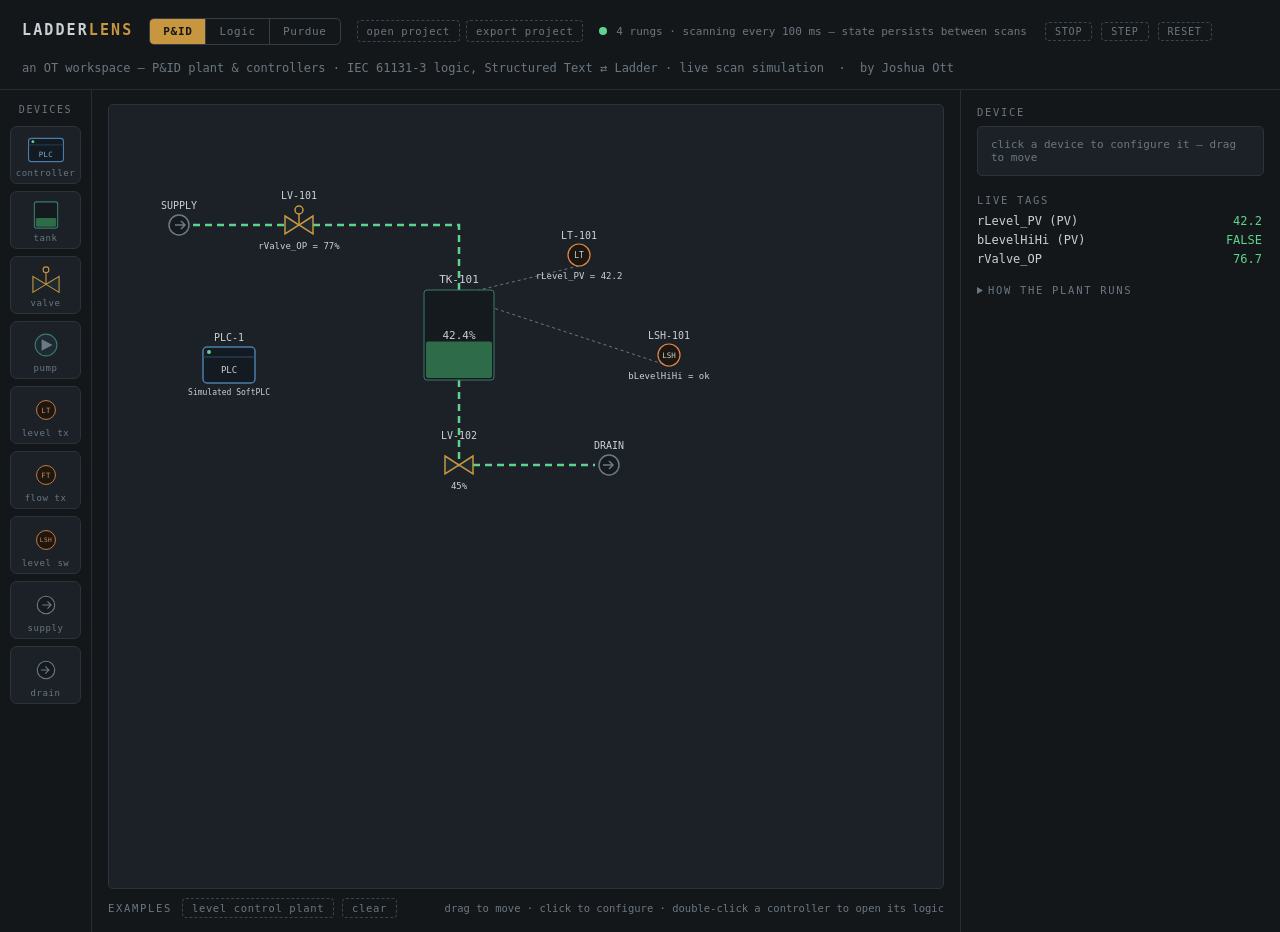
<file: index.html>
<!DOCTYPE html>
<!--
  LadderLens — Structured Text <-> Ladder Diagram tool
  Required Notice: Copyright (c) 2026 Joshua Ott — LadderLens (https://ladderlens.com)
  Licensed under the PolyForm Noncommercial License 1.0.0 — see LICENSE.
  Commercial use requires a separate license: https://github.com/ottjoshua
-->

<html lang="en">
<head>
<meta charset="utf-8">
<meta name="viewport" content="width=device-width,initial-scale=1">
<meta name="description" content="An OT workspace in the browser: draw a P&ID, put controllers on it, write their IEC 61131-3 logic as Structured Text or Ladder Diagram running on a real scan cycle against a live plant, and see the same devices in their Purdue network levels. No install, no dependencies.">
<link rel="icon" href="data:image/svg+xml,%3Csvg xmlns='http://www.w3.org/2000/svg' viewBox='0 0 32 32'%3E%3Crect width='32' height='32' rx='6' fill='%2314171a'/%3E%3Cpath d='M6 4v24M26 4v24' stroke='%23c8963e' stroke-width='3' stroke-linecap='round'/%3E%3Cpath d='M6 12h20M6 22h20' stroke='%235fd38d' stroke-width='2.5' stroke-linecap='round'/%3E%3C/svg%3E">
<title>LadderLens — OT workspace · P&amp;ID, controllers &amp; live logic</title>
<link rel="stylesheet" href="./css/app.css">
</head>
<body>
<header>
  <h1>Ladder<span>Lens</span></h1>
  <div class="modes">
    <button class="mode on" data-view="pid">P&amp;ID</button>
    <button class="mode" data-view="logic">Logic</button>
    <button class="mode" data-view="purdue">Purdue</button>
  </div>
  <div class="proj">
    <button id="openproj" class="fbtn" title="open a .llp project file — plant devices and logic together">open project</button>
    <button id="exportproj" class="fbtn" title="download the whole workspace (plant + logic) as a .llp project file">export project</button>
    <input type="file" id="projfile" accept=".llp,.json" hidden>
  </div>
  <div class="scan">
    <span class="dot" id="dot"></span><span id="scanmsg">every rung re-evaluates each scan</span>
    <span class="sp"></span>
    <button id="runbtn" title="start / stop the scan cycle">stop</button>
    <button id="stepbtn" title="execute one scan (when stopped)">step</button>
    <button id="resetbtn" title="cold restart — clears retained state, timers, counters and tank levels">reset</button>
  </div>
  <div class="sub">an OT workspace — P&amp;ID plant &amp; controllers · IEC 61131-3 logic, Structured Text ⇄ Ladder · live scan simulation &nbsp;·&nbsp; <span style="color:var(--dim)">by Joshua Ott</span></div>
</header>

<div class="wrap" id="readwrap" hidden>
  <div class="ltargets"><span class="barlbl">editing</span><span data-el="targets"></span></div>
  <section class="pane">
    <div class="phead">
      <p class="lbl">Structured text</p>
      <span class="sp"></span>
      <button data-el="openst" class="fbtn" title="load a Structured Text file (or drop one on the editor)">open .st file</button>
      <button data-el="exportst" class="fbtn" title="download the current program as a .st file">export .st</button>
      <input type="file" data-el="stfile" accept=".st,.stx,.iecst,.txt,.exp,.pou" hidden>
    </div>
    <textarea data-el="src" spellcheck="false"></textarea>
    <div class="bar">
      <span class="barlbl">examples</span>
      <button data-ex="ex1">level controller</button>
      <button data-ex="ex2">level controller with sign error</button>
      <button data-ex="ex3">Interlock</button>
      <button data-ex="ex4">CASE</button>
      <button data-ex="ex5">FOR loop</button>
      <button data-ex="ex6">Seal-in + timer</button>
    </div>
    <div data-el="err"></div>

    <div class="vars">
      <p class="lbl">Inputs</p>
      <div class="vgrid" data-el="inputs"></div>
      <p class="lbl" style="margin-top:16px">Outputs this scan</p>
      <div class="vgrid" data-el="outputs"></div>
    </div>
  </section>

  <section class="pane">
    <p class="lbl">Ladder diagram</p>
    <div class="canvas" data-el="canvas"></div>
    <div class="canvasbar"><button data-el="addrung">+ rung</button></div>
    <div data-el="cwarn"></div>
    <div class="legend">
      <b>[ ]</b> normally open — passes power when TRUE &nbsp;·&nbsp; <b>[/]</b> normally closed — passes power when FALSE<br>
      series contacts are <b>AND</b> · parallel branches are <b>OR</b> · <b>+∥</b> adds a branch ·
      wires light where power actually flows<br>
      <b>green</b> = energized this scan &nbsp;·&nbsp; arithmetic uses function blocks, not operators<br>
      an <b>IF/ELSE</b> in text becomes two rungs gated by the same variable and its complement<br><br>
      <b>the diagram is editable:</b> click a tag, pin, or coil to rename it · click a contact symbol
      to flip <b>[ ]</b>/<b>[/]</b> · drag <b>⋮⋮</b> to reorder rungs · drag contacts to reorder them ·
      <b>×</b> deletes · type any expression into a pin<br>
      diagram edits regenerate the text in flat rung form — complementary rungs collapse back to
      <b>IF/ELSE</b>, comments are dropped<br><br>
      <b>this is a real scan:</b> state persists between scans, so seal-in rungs latch and
      <b>TON/TOF/TP</b> timers, <b>CTU/CTD</b> counters and <b>R_TRIG/F_TRIG</b> edges work —
      declare instances in <b>VAR … END_VAR</b>, call them like <b>tmr(IN := b, PT := T#5s)</b>,
      read <b>tmr.Q</b> · <b>reset</b> is a cold restart · <b>step</b> single-scans while stopped
    </div>
  </section>
</div>

<div class="wrap pidwrap" id="plantwrap">
  <aside class="palette" aria-label="device palette">
    <p class="plbl">devices</p>
    <button data-padd="plc" title="controller — runs IEC 61131-3 logic; double-click it on the canvas to open its program">
      <svg viewBox="0 0 60 44"><rect x="6" y="6" width="48" height="32" rx="4" fill="#131a22" stroke="#4a7dab" stroke-width="1.5"/><line x1="6" y1="15" x2="54" y2="15" stroke="#2c4a66"/><circle cx="12" cy="10.5" r="2" fill="#5fd38d"/><text x="30" y="31" text-anchor="middle" font-size="10" fill="#7fb2e0">PLC</text></svg>
      <span>controller</span></button>
    <button data-padd="tank" title="tank — holds level 0–100%">
      <svg viewBox="0 0 60 44"><rect x="14" y="4" width="32" height="36" rx="3" fill="#151a1e" stroke="#3d7a6b" stroke-width="1.5"/><rect x="16" y="26" width="28" height="12" rx="2" fill="var(--hot-dim)"/></svg>
      <span>tank</span></button>
    <button data-padd="valve" title="control valve — opens to its tag's value (0–100)">
      <svg viewBox="0 0 60 44"><path d="M 12 17 L 30 28 L 12 39 Z M 48 17 L 30 28 L 48 39 Z" fill="#1e2a31" stroke="#c8963e" stroke-width="1.5"/><line x1="30" y1="28" x2="30" y2="12" stroke="#c8963e" stroke-width="1.5"/><circle cx="30" cy="8" r="4" fill="none" stroke="#c8963e" stroke-width="1.5"/></svg>
      <span>valve</span></button>
    <button data-padd="pump" title="pump — runs from a BOOL tag, speed from a 0–100 tag">
      <svg viewBox="0 0 60 44"><circle cx="30" cy="22" r="15" fill="#1e2a31" stroke="#3d7a6b" stroke-width="1.5"/><path d="M 24 14 L 39 22 L 24 30 Z" fill="#6c7a85"/></svg>
      <span>pump</span></button>
    <button data-padd="lt" title="level transmitter — publishes its tank's level to a tag">
      <svg viewBox="0 0 60 44"><circle cx="30" cy="22" r="13" fill="#1d1712" stroke="#e0864a" stroke-width="1.2"/><text x="30" y="26" text-anchor="middle" font-size="10" fill="#e0864a">LT</text></svg>
      <span>level tx</span></button>
    <button data-padd="ft" title="flow transmitter — publishes the flow through a valve or pump to a tag">
      <svg viewBox="0 0 60 44"><circle cx="30" cy="22" r="13" fill="#1d1712" stroke="#e0864a" stroke-width="1.2"/><text x="30" y="26" text-anchor="middle" font-size="10" fill="#e0864a">FT</text></svg>
      <span>flow tx</span></button>
    <button data-padd="ls" title="level switch — publishes TRUE when its tank crosses the trip point (high or low)">
      <svg viewBox="0 0 60 44"><circle cx="30" cy="22" r="13" fill="#1d1712" stroke="#e0864a" stroke-width="1.2"/><text x="30" y="25" text-anchor="middle" font-size="8.5" fill="#e0864a">LSH</text></svg>
      <span>level sw</span></button>
    <button data-padd="supply" title="supply — an infinite source">
      <svg viewBox="0 0 60 44"><circle cx="30" cy="22" r="12" fill="#151a1e" stroke="#6c7a85" stroke-width="1.5"/><path d="M 25 22 L 37 22 M 32 17 L 37 22 L 32 27" stroke="#6c7a85" stroke-width="1.5" fill="none"/></svg>
      <span>supply</span></button>
    <button data-padd="drain" title="drain — an infinite sink">
      <svg viewBox="0 0 60 44"><circle cx="30" cy="22" r="12" fill="#151a1e" stroke="#6c7a85" stroke-width="1.5"/><path d="M 23 22 L 34 22 M 29 17 L 34 22 L 29 27" stroke="#6c7a85" stroke-width="1.5" fill="none"/></svg>
      <span>drain</span></button>
  </aside>

  <section class="workbench">
    <svg id="pcanvas" xmlns="http://www.w3.org/2000/svg"></svg>
    <div class="wbbar">
      <span class="barlbl">examples</span>
      <button id="pex1">level control plant</button>
      <button id="pclear">clear</button>
      <span class="sp"></span>
      <span class="wbhint">drag to move · click to configure · double-click a controller to open its logic</span>
    </div>
  </section>

  <aside class="sidebar">
    <p class="lbl">Device</p>
    <div id="pinspect">click a device to configure it — drag to move</div>
    <p class="lbl" style="margin-top:18px">Live tags</p>
    <div class="vgrid" id="ptags"><span class="out" style="color:var(--dim)">no bound tags</span></div>
    <div id="pwarn"></div>
    <details class="help">
      <summary>how the plant runs</summary>
      <div class="legend">
        the plant runs on the same scan as the logic: transmitters write their tank's level into
        their tag <b>before</b> each scan, the logic runs, then valves and pumps move flow and
        tanks integrate it<br><br>
        <b>valve</b> opens to its tag's value (0–100) — with a position tag it draws as an
        automated valve, without one it is a hand valve at a constant opening ·
        <b>pump</b> runs from a BOOL tag · <b>LT</b> publishes tank level ·
        <b>FT</b> publishes the flow through a valve or pump ·
        <b>LSH/LSL</b> publishes TRUE when its tank crosses the trip point — wire it into an
        interlock · flows animate where liquid moves · a full tank with net inflow shows
        <b>overflow</b><br><br>
        controllers declare a <b>make and model</b> from the device catalog — identity today,
        and the anchor for vendor dialect translation on the roadmap<br><br>
        a <b>controller</b> is a device too: select it and press <b>open logic</b> (or double-click
        it) to edit the program it runs · the Logic view shows which program you are editing —
        a controller's, or the free-standing <b>sandbox</b><br><br>
        try the <b>level control plant</b>, watch it settle near SP — then load the
        <b>sign error</b> logic example and watch the same plant run away · the workspace is saved
        in this browser and travels as a <b>.llp</b> project file; a .st file carries logic alone
      </div>
    </details>
  </aside>
</div>


<div class="wrap pidwrap" id="purduewrap" hidden>
  <aside class="palette" aria-label="network device palette">
    <p class="plbl">network</p>
    <button data-qadd="hmi" title="HMI — the operator's screen, Level 2">
      <svg viewBox="0 0 60 44"><rect x="16" y="8" width="28" height="19" rx="2" fill="#131a22" stroke="#7fa89a" stroke-width="1.3"/><rect x="25" y="29" width="10" height="3" fill="#7fa89a"/></svg>
      <span>HMI</span></button>
    <button data-qadd="ews" title="engineering workstation — where programs are written, Level 2">
      <svg viewBox="0 0 60 44"><rect x="15" y="10" width="30" height="19" rx="2" fill="#131a22" stroke="#9a8fc0" stroke-width="1.3"/><path d="M 25 16 L 21 20 L 25 24 M 35 16 L 39 20 L 35 24" stroke="#9a8fc0" stroke-width="1.2" fill="none"/></svg>
      <span>EWS</span></button>
    <button data-qadd="historian" title="historian — long-term process data, Level 3">
      <svg viewBox="0 0 60 44"><ellipse cx="30" cy="14" rx="12" ry="4" fill="#131a22" stroke="#5fd38d" stroke-width="1.3"/><path d="M 18 14 L 18 30 A 12 4 0 0 0 42 30 L 42 14" fill="#131a22" stroke="#5fd38d" stroke-width="1.3"/></svg>
      <span>historian</span></button>
    <button data-qadd="server" title="server — domain, patch or application services, Level 3">
      <svg viewBox="0 0 60 44"><rect x="18" y="9" width="24" height="24" rx="2" fill="#131a22" stroke="#5fd38d" stroke-width="1.3"/><line x1="23" y1="16" x2="37" y2="16" stroke="#5fd38d"/><line x1="23" y1="22" x2="37" y2="22" stroke="#5fd38d"/></svg>
      <span>server</span></button>
    <button data-qadd="switch" title="switch — the network fabric of a level">
      <svg viewBox="0 0 60 44"><rect x="14" y="13" width="32" height="17" rx="2" fill="#131a22" stroke="#6c7a85" stroke-width="1.3"/><path d="M 22 19 L 38 19 M 34 16 L 38 19 L 34 22 M 38 25 L 22 25 M 26 22 L 22 25 L 26 28" stroke="#6c7a85" stroke-width="1.1" fill="none"/></svg>
      <span>switch</span></button>
    <button data-qadd="firewall" title="firewall — sits on the conduit between levels, like a valve in a pipe">
      <svg viewBox="0 0 60 44"><rect x="15" y="11" width="30" height="21" rx="1.5" fill="#2a1a16" stroke="#e0864a" stroke-width="1.4"/><line x1="15" y1="18" x2="45" y2="18" stroke="#e0864a" stroke-width=".9"/><line x1="15" y1="25" x2="45" y2="25" stroke="#e0864a" stroke-width=".9"/><line x1="25" y1="11" x2="25" y2="18" stroke="#e0864a" stroke-width=".9"/><line x1="35" y1="18" x2="35" y2="25" stroke="#e0864a" stroke-width=".9"/><line x1="25" y1="25" x2="25" y2="32" stroke="#e0864a" stroke-width=".9"/></svg>
      <span>firewall</span></button>
  </aside>

  <section class="workbench">
    <svg id="qcanvas" xmlns="http://www.w3.org/2000/svg"></svg>
    <div class="wbbar">
      <span class="wbhint">every device from the P&amp;ID appears in its level · drag a card between lanes ·
        link two devices to draw a conduit · click a conduit to set its traffic ·
        double-click a controller to open its logic</span>
    </div>
  </section>

  <aside class="sidebar">
    <p class="lbl">Placement &amp; traffic</p>
    <div id="qinspect">click a device to place it in a level, or a conduit to configure its traffic</div>
    <div class="irow" style="margin-top:9px"><button class="fbtn" id="qdel">delete network device</button></div>
    <p class="lbl" style="margin-top:18px">Segmentation review</p>
    <div id="qwarn"></div>
    <details class="help">
      <summary>about the Purdue model</summary>
      <div class="legend">
        the <b>Purdue model</b> (ISA-95) is how OT networks are drawn: the process at the bottom,
        business systems at the top, and progressively less trust as you go up<br><br>
        <b>Level 0</b> field instruments and final elements · <b>Level 1</b> controllers ·
        <b>Level 2</b> HMI and engineering workstations · <b>Level 3</b> operations, historians ·
        <b>DMZ</b> the broker that lets IT and OT exchange data without touching ·
        <b>Level 4</b> the business network<br><br>
        this is the same project you drew on the P&amp;ID — a tank in Level 0 here <b>is</b> the tank
        on the P&amp;ID, and a controller you place in Level 1 is the one running your logic<br><br>
        a <b>firewall</b> is a device on a conduit, the way a valve sits in a pipe — click it to set
        which protocols it permits, and watch denied packets stop at it<br><br>
        <b>traffic runs on the scan clock:</b> HMIs, workstations and historians poll the controllers
        they are linked to; a request travels out and a reply comes back carrying a live tag value.
        Click a conduit to set its protocol, poll rate, and which tag it reads<br><br>
        the <b>segmentation review</b> flags what an assessor would write up: traffic that skips
        levels, control protocols crossing the DMZ, enterprise systems reaching into the plant
      </div>
    </details>
  </aside>
</div>

<script type="module" src="./js/shell.js"></script>
</body>
</html>
</file>
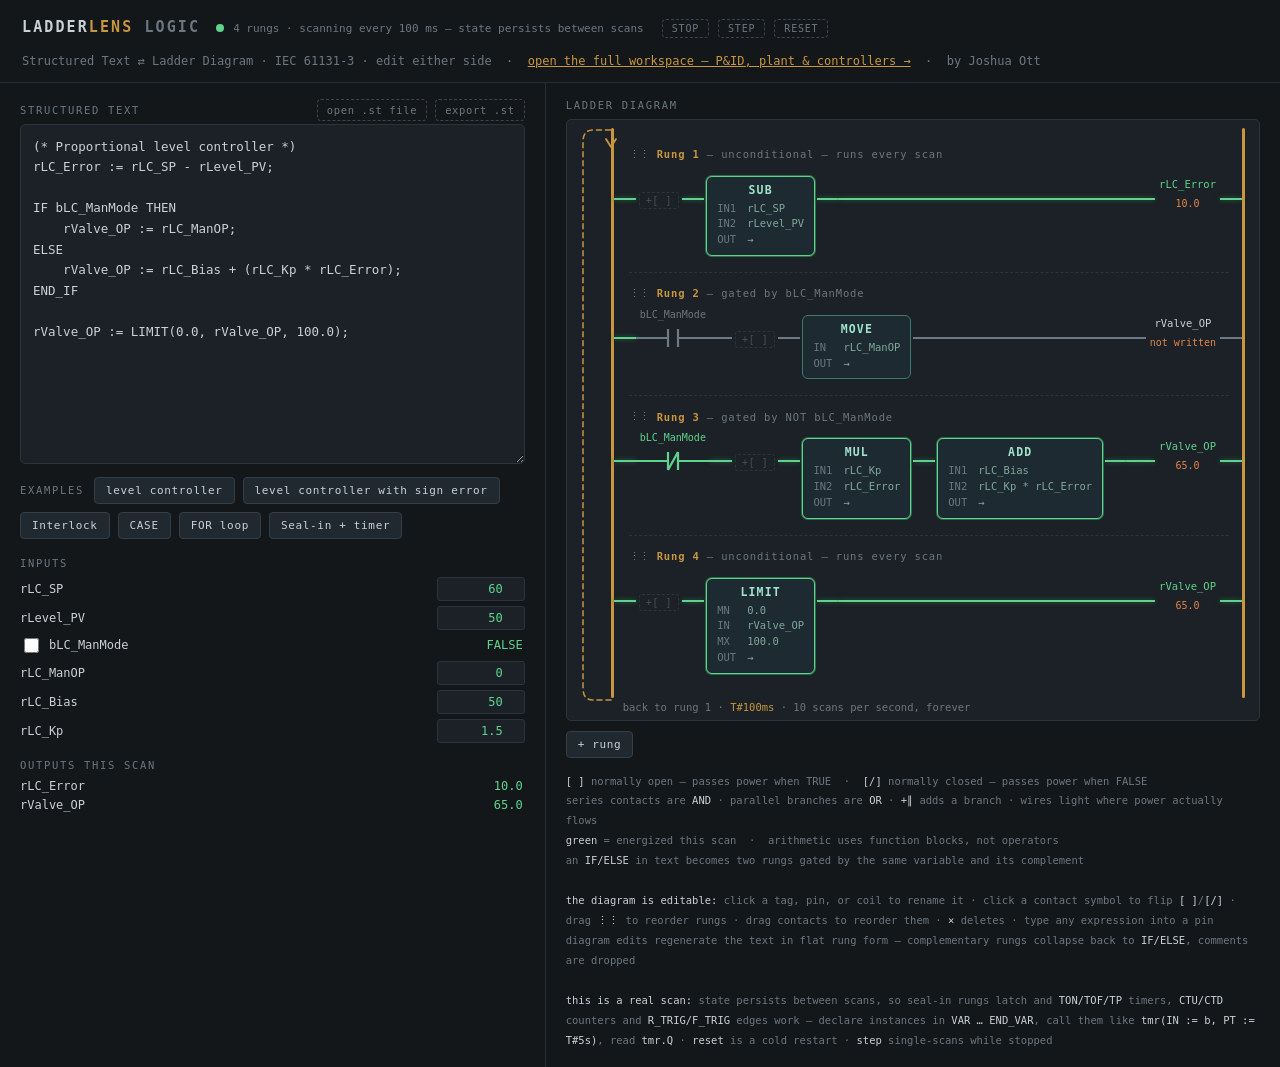
<file: logic.html>
<!DOCTYPE html>
<!--
  LadderLens Logic — the standalone Structured Text <-> Ladder Diagram editor
  Required Notice: Copyright (c) 2026 Joshua Ott — LadderLens (https://ladderlens.com)
  Licensed under the PolyForm Noncommercial License 1.0.0 — see LICENSE.
  Commercial use requires a separate license: https://github.com/ottjoshua
-->

<html lang="en">
<head>
<meta charset="utf-8">
<meta name="viewport" content="width=device-width,initial-scale=1">
<meta name="description" content="Convert between IEC 61131-3 Structured Text and Ladder Diagram in the browser, with a real simulated scan cycle. The standalone logic editor from the LadderLens OT workspace.">
<link rel="icon" href="data:image/svg+xml,%3Csvg xmlns='http://www.w3.org/2000/svg' viewBox='0 0 32 32'%3E%3Crect width='32' height='32' rx='6' fill='%2314171a'/%3E%3Cpath d='M6 4v24M26 4v24' stroke='%23c8963e' stroke-width='3' stroke-linecap='round'/%3E%3Cpath d='M6 12h20M6 22h20' stroke='%235fd38d' stroke-width='2.5' stroke-linecap='round'/%3E%3C/svg%3E">
<title>LadderLens Logic — Structured Text ⇄ Ladder Diagram</title>
<link rel="stylesheet" href="./css/app.css">
</head>
<body>
<header>
  <h1>Ladder<span>Lens</span> <span style="color:var(--dim);font-size:15px">logic</span></h1>
  <div class="scan">
    <span class="dot" id="dot"></span><span id="scanmsg">every rung re-evaluates each scan</span>
    <span class="sp"></span>
    <button id="runbtn" title="start / stop the scan cycle">stop</button>
    <button id="stepbtn" title="execute one scan (when stopped)">step</button>
    <button id="resetbtn" title="cold restart — clears retained state, timers and counters">reset</button>
  </div>
  <div class="sub">Structured Text ⇄ Ladder Diagram · IEC 61131-3 · edit either side &nbsp;·&nbsp;
    <a href="./index.html" style="color:var(--rail)">open the full workspace — P&amp;ID, plant &amp; controllers →</a> &nbsp;·&nbsp;
    <span style="color:var(--dim)">by Joshua Ott</span></div>
</header>

<div class="wrap" id="readwrap">
  <section class="pane">
    <div class="phead">
      <p class="lbl">Structured text</p>
      <span class="sp"></span>
      <button data-el="openst" class="fbtn" title="load a Structured Text file (or drop one on the editor)">open .st file</button>
      <button data-el="exportst" class="fbtn" title="download the current program as a .st file">export .st</button>
      <input type="file" data-el="stfile" accept=".st,.stx,.iecst,.txt,.exp,.pou" hidden>
    </div>
    <textarea data-el="src" spellcheck="false"></textarea>
    <div class="bar">
      <span class="barlbl">examples</span>
      <button data-ex="ex1">level controller</button>
      <button data-ex="ex2">level controller with sign error</button>
      <button data-ex="ex3">Interlock</button>
      <button data-ex="ex4">CASE</button>
      <button data-ex="ex5">FOR loop</button>
      <button data-ex="ex6">Seal-in + timer</button>
    </div>
    <div data-el="err"></div>

    <div class="vars">
      <p class="lbl">Inputs</p>
      <div class="vgrid" data-el="inputs"></div>
      <p class="lbl" style="margin-top:16px">Outputs this scan</p>
      <div class="vgrid" data-el="outputs"></div>
    </div>
  </section>

  <section class="pane">
    <p class="lbl">Ladder diagram</p>
    <div class="canvas" data-el="canvas"></div>
    <div class="canvasbar"><button data-el="addrung">+ rung</button></div>
    <div data-el="cwarn"></div>
    <div class="legend">
      <b>[ ]</b> normally open — passes power when TRUE &nbsp;·&nbsp; <b>[/]</b> normally closed — passes power when FALSE<br>
      series contacts are <b>AND</b> · parallel branches are <b>OR</b> · <b>+∥</b> adds a branch ·
      wires light where power actually flows<br>
      <b>green</b> = energized this scan &nbsp;·&nbsp; arithmetic uses function blocks, not operators<br>
      an <b>IF/ELSE</b> in text becomes two rungs gated by the same variable and its complement<br><br>
      <b>the diagram is editable:</b> click a tag, pin, or coil to rename it · click a contact symbol
      to flip <b>[ ]</b>/<b>[/]</b> · drag <b>⋮⋮</b> to reorder rungs · drag contacts to reorder them ·
      <b>×</b> deletes · type any expression into a pin<br>
      diagram edits regenerate the text in flat rung form — complementary rungs collapse back to
      <b>IF/ELSE</b>, comments are dropped<br><br>
      <b>this is a real scan:</b> state persists between scans, so seal-in rungs latch and
      <b>TON/TOF/TP</b> timers, <b>CTU/CTD</b> counters and <b>R_TRIG/F_TRIG</b> edges work —
      declare instances in <b>VAR … END_VAR</b>, call them like <b>tmr(IN := b, PT := T#5s)</b>,
      read <b>tmr.Q</b> · <b>reset</b> is a cold restart · <b>step</b> single-scans while stopped
    </div>
  </section>
</div>

<script type="module">
/* Required Notice: Copyright (c) 2026 Joshua Ott — LadderLens (https://ladderlens.com)
   PolyForm Noncommercial 1.0.0 — commercial use requires a separate license. */
import {createLogicPanel, SCAN_MS} from './js/ladder.js';
import {EX, EX_DEFAULTS} from './js/examples.js';

const dotEl=document.getElementById('dot'), msgEl=document.getElementById('scanmsg');
const runBtn=document.getElementById('runbtn');
const panel=createLogicPanel(document.getElementById('readwrap'),{
  onStatus:s=>{
    runBtn.textContent = s.running?'stop':'run';
    dotEl.classList.toggle('stop', !s.running||s.faulted||s.stale);
    msgEl.textContent = s.msg;
  }
});
runBtn.addEventListener('click',()=>panel.toggleRun());
document.getElementById('stepbtn').addEventListener('click',()=>panel.step());
document.getElementById('resetbtn').addEventListener('click',()=>panel.reset());

setInterval(()=>{ if(panel.isRunning()&&!document.hidden) panel.scanTick(); }, SCAN_MS);
document.addEventListener('visibilitychange',()=>{ if(!document.hidden) panel.clockReset(); });
document.addEventListener('dragover',e=>{ if([...e.dataTransfer.types].includes('Files')) e.preventDefault(); });
document.addEventListener('drop',e=>{ if([...e.dataTransfer.types].includes('Files')) e.preventDefault(); });

panel.coldStart(EX.ex1, EX_DEFAULTS.ex1);
</script>
</body>
</html>
</file>
<file: css/app.css>
/* Required Notice: Copyright (c) 2026 Joshua Ott — LadderLens (https://ladderlens.com)
   PolyForm Noncommercial 1.0.0 — commercial use requires a separate license. */

:root{
  --bg:#14171a; --panel:#1b2126; --panel2:#212930;
  --rail:#c8963e; --rail-dim:#6d5327;
  --wire:#6c7a85; --hot:#5fd38d; --hot-dim:#2e6b48;
  --blk:#1e2a31; --blk-edge:#3d7a6b; --blk-txt:#9fe3cb;
  --ink:#c9d1d6; --dim:#6b7780; --warn:#e0864a;
  --mono:ui-monospace,"Cascadia Mono",Consolas,"DejaVu Sans Mono",monospace;
  --ui:system-ui,-apple-system,"Segoe UI",sans-serif;
}
*{box-sizing:border-box}
body{margin:0;background:var(--bg);color:var(--ink);font-family:var(--ui);font-size:14px}
header{padding:18px 22px 14px;border-bottom:1px solid #262e35;display:flex;align-items:baseline;gap:16px;flex-wrap:wrap}
h1{margin:0;font-size:15px;font-weight:600;letter-spacing:.14em;text-transform:uppercase;font-family:var(--mono)}
h1 span{color:var(--rail)}
.sub{color:var(--dim);font-size:12px;font-family:var(--mono)}
.wrap{display:grid;grid-template-columns:minmax(340px,1fr) minmax(420px,1.35fr);gap:0;min-height:calc(100vh - 58px)}
.wrap[hidden]{display:none}
@media(max-width:900px){.wrap{grid-template-columns:1fr}}
.pane{padding:16px 20px;min-width:0}
.pane+.pane{border-left:1px solid #262e35}
@media(max-width:900px){.pane+.pane{border-left:0;border-top:1px solid #262e35}}
.lbl{font-family:var(--mono);font-size:10.5px;letter-spacing:.16em;text-transform:uppercase;color:var(--dim);margin:0 0 8px}
textarea{width:100%;height:340px;background:var(--panel);color:var(--ink);border:1px solid #2b343c;border-radius:5px;
  font-family:var(--mono);font-size:12.5px;line-height:1.65;padding:12px;resize:vertical;tab-size:2}
textarea:focus{outline:2px solid var(--rail);outline-offset:-1px}
.bar{display:flex;gap:8px;margin:10px 0 0;flex-wrap:wrap}
.barlbl{font-family:var(--mono);font-size:10.5px;letter-spacing:.16em;text-transform:uppercase;color:var(--dim);align-self:center;margin-right:2px}
.phead{display:flex;align-items:baseline;gap:8px}
.phead .sp{flex:1}
.fbtn{background:transparent;border:1px dashed #3a444d;color:var(--dim);padding:4px 9px;font-size:10.5px}
.fbtn:hover{border-color:var(--rail);color:var(--rail)}
button{background:var(--panel2);color:var(--ink);border:1px solid #333e47;border-radius:4px;padding:6px 11px;
  font-family:var(--mono);font-size:11px;letter-spacing:.06em;cursor:pointer}
button:hover{border-color:var(--rail);color:#fff}
button:focus-visible{outline:2px solid var(--rail);outline-offset:2px}
.vars{margin-top:18px}
.vgrid{display:grid;grid-template-columns:1fr auto;gap:5px 10px;align-items:center}
.vgrid label{font-family:var(--mono);font-size:12px;color:var(--ink)}
.vgrid input[type=number]{width:88px;background:var(--panel);border:1px solid #2b343c;color:var(--hot);
  font-family:var(--mono);font-size:12px;padding:4px 6px;border-radius:3px;text-align:right}
.vgrid input:focus{outline:1px solid var(--rail)}
.tog{display:inline-flex;align-items:center;gap:7px;font-family:var(--mono);font-size:12px;cursor:pointer}
.tog input{accent-color:var(--hot);width:15px;height:15px}
.out{font-family:var(--mono);font-size:12px;color:var(--hot);text-align:right;padding-right:2px}
.err{background:#2a1a17;border:1px solid #6b3428;color:#e8a08a;padding:9px 11px;border-radius:4px;
  font-family:var(--mono);font-size:11.5px;margin-top:10px;white-space:pre-wrap}
/* ladder canvas — .canvas is the scroll viewport, .lad is the content;
   the power rails live on .lad so they sit at the true content edges and
   scroll with wide rungs instead of cutting through them */
.canvas{position:relative;background:var(--panel);border:1px solid #2b343c;border-radius:5px;overflow-x:auto}
.lad{position:relative;min-width:100%;width:max-content;padding:14px 30px 30px 62px}
.lad::before,.lad::after{content:"";position:absolute;top:8px;bottom:22px;width:3px;background:var(--rail);border-radius:2px}
.lad::before{left:44px}.lad::after{right:14px}
.retpath{position:absolute;left:0;top:0;width:44px;overflow:visible;pointer-events:none}
.retlbl{position:absolute;left:56px;bottom:7px;font-family:var(--mono);font-size:10.5px;color:var(--dim);white-space:nowrap}
.retlbl b{color:var(--rail);font-weight:500}
.rung{position:relative;padding:14px 0 16px}
.rung+.rung{border-top:1px dashed #2b343c}
.rnote{font-family:var(--mono);font-size:10.5px;color:var(--dim);letter-spacing:.08em;margin-bottom:9px}
.rnote b{color:var(--rail);font-weight:600}
/* the rung conductor line sits at a fixed 29px from the row top, so parallel
   groups can hang branches below while the main line stays straight */
.row{display:flex;align-items:flex-start;gap:0;min-width:min-content}
.w{height:2px;background:var(--wire);flex:0 0 22px;margin-top:28px}
.w.f{flex:1 1 22px;min-width:22px}
.w.pw{flex:0 0 14px}
.par{display:flex;align-items:flex-start;flex:0 0 auto}
.pwrap{position:relative}
.pbranches{display:flex;flex-direction:column}
.pbranch{display:flex;align-items:flex-start}
.pbar{position:absolute;width:2px;background:var(--wire)}
.pbar.on{background:var(--hot);box-shadow:0 0 5px var(--hot-dim)}
.pbarL{left:0}
.pbarR{right:0}
.parbtns{display:flex;flex-direction:column;gap:3px;margin-top:22px}
.addbr{background:transparent;border:1px dashed #3a444d;color:var(--dim);border-radius:3px;
  padding:2px 6px;font-size:10px;margin:0 2px;opacity:.55;flex:0 0 auto}
.addbr:hover{opacity:1;border-color:var(--rail);color:var(--rail)}
/* end wires reach across the padding to land on the power rails */
.row>.w:first-child{margin-left:-15px}
.row>.w:last-child{margin-right:-13px}
.w.on{background:var(--hot);box-shadow:0 0 5px var(--hot-dim)}
.contact{position:relative;display:flex;flex-direction:column;align-items:center;flex:0 0 auto;padding:0 4px 16px}
/* conductor stubs so wide-tagged contacts still reach their wires; they stop
   at the glyph edge so an open contact keeps its visible gap */
.contact::before,.contact::after{content:"";position:absolute;top:28px;height:2px;background:var(--wire);width:calc(50% - 15px)}
.contact::before{left:0}.contact::after{right:0}
.contact.on::before,.contact.on::after{background:var(--hot)}
.ctag{font-family:var(--mono);font-size:10px;line-height:12px;color:var(--dim);white-space:nowrap;margin-bottom:4px}
.contact.on .ctag{color:var(--hot)}
.cglyph{display:block;width:30px;height:26px;color:var(--wire)}
.contact.on .cglyph{color:var(--hot)}
.blk{flex:0 0 auto;background:var(--blk);border:1px solid var(--blk-edge);border-radius:6px;padding:6px 10px 7px;margin:6px 2px 0}
.blk.on{border-color:var(--hot);box-shadow:0 0 0 1px var(--hot-dim)}
.bname{font-family:var(--mono);font-size:11.5px;font-weight:600;color:var(--blk-txt);letter-spacing:.1em;text-align:center;margin-bottom:4px}
.bio{font-family:var(--mono);font-size:10.5px;color:#7fa89a;white-space:nowrap;line-height:1.5}
.bio i{color:var(--dim);font-style:normal;display:inline-block;width:30px}
.coil{flex:0 0 auto;display:flex;flex-direction:column;align-items:center;padding:0 4px;margin-top:8px}
.ctag2{font-family:var(--mono);font-size:10.5px;color:var(--ink);white-space:nowrap;margin-bottom:4px}
.coil.on .ctag2{color:var(--hot)}
.val{font-family:var(--mono);font-size:10px;color:var(--warn);margin-top:4px;white-space:nowrap}
.cpat{margin-top:12px;border-top:1px dashed #4a3c2e;padding-top:11px;display:flex;flex-direction:column;gap:9px}
.crung{display:flex;align-items:center;gap:0;font-family:var(--mono);font-size:11px;flex-wrap:nowrap;min-width:0}
.cl{flex:0 0 auto;width:18px;color:var(--warn);font-weight:600}
.crail{flex:0 0 3px;align-self:stretch;background:var(--rail-dim);border-radius:2px;min-height:24px}
.ccontact{flex:0 0 auto;color:#d8c3ac;padding:3px 8px;border:1px solid #4a3c2e;border-radius:3px;
  background:#1d1712;white-space:nowrap;margin-left:2px}
.cwire{flex:0 0 14px;height:2px;background:#4a3c2e}
.cblk{flex:1 1 auto;color:var(--blk-txt);padding:4px 9px;border:1px solid var(--blk-edge);border-radius:4px;
  background:var(--blk);white-space:nowrap;min-width:0;overflow:hidden;text-overflow:ellipsis}
.ccoil{flex:0 0 auto;color:#d8c3ac;padding:0 2px;letter-spacing:2px}
.cnote{flex:0 0 auto;color:var(--dim);font-size:10px;margin-left:12px;white-space:nowrap}
@media(max-width:1200px){.cnote{display:none}}
.noladder{border:1px dashed var(--warn);border-radius:6px;padding:10px 13px;background:#241d18;contain:inline-size}
.nlhead{font-family:var(--mono);font-size:12px;color:var(--warn);letter-spacing:.04em;margin-bottom:6px}
.nlbody{font-family:var(--mono);font-size:11px;line-height:1.75;color:#a8917c}
.nlbody b{color:var(--warn);font-weight:500}
.nlbody em{color:#d8c3ac;font-style:italic}
.warnbox{background:#241d18;border:1px dashed var(--warn);border-radius:5px;padding:9px 12px;margin-top:11px;
  font-family:var(--mono);font-size:11px;line-height:1.7;color:#c9a888}
.warnbox b{color:var(--warn);font-weight:500}
.legend{margin-top:14px;font-family:var(--mono);font-size:10.5px;color:var(--dim);line-height:1.9}
.legend b{color:var(--ink);font-weight:500}
.scan{display:flex;align-items:center;gap:9px;margin-top:12px;font-family:var(--mono);font-size:11px;color:var(--dim)}
.scan .sp{flex:1}
.scan button{background:transparent;border:1px dashed #3a444d;color:var(--dim);padding:3px 9px;
  font-size:10px;letter-spacing:.08em;text-transform:uppercase}
.scan button:hover{border-color:var(--rail);color:var(--rail)}
.dot{width:8px;height:8px;border-radius:50%;background:var(--hot);animation:p 1s steps(1) infinite;flex:0 0 auto}
.dot.stop{animation:none;opacity:.2}
@keyframes p{0%,49%{opacity:1}50%,100%{opacity:.15}}
@media(prefers-reduced-motion:reduce){.dot{animation:none}}
/* diagram editing */
.rhead{display:flex;align-items:center;gap:8px;margin-bottom:9px}
.rhead .rnote{margin-bottom:0}
.rhead .sp{flex:1}
.drag{cursor:grab;color:var(--dim);font-family:var(--mono);font-size:11px;user-select:none;letter-spacing:-1px}
.drag:hover{color:var(--rail)}
.drag:active{cursor:grabbing}
.cx{background:transparent;border:0;color:var(--dim);font-size:13px;line-height:1;padding:0 3px;cursor:pointer;opacity:0;transition:opacity .12s}
.rhead:hover .cx,.contact:hover .cx{opacity:1}
.cx:hover{color:var(--warn)}
@media(hover:none){.cx{opacity:.55}}
.contact .cx{position:absolute;top:-7px;right:-5px;font-size:11px}
.ctag,.ctag2,.pinv{cursor:text}
.ctag:hover,.ctag2:hover,.pinv:hover{text-decoration:underline dotted}
.cglyph{cursor:pointer}
.pinv{display:inline-block;max-width:170px;overflow:hidden;text-overflow:ellipsis;white-space:nowrap;vertical-align:bottom}
.addc{background:transparent;border:1px dashed #3a444d;color:var(--dim);border-radius:3px;padding:2px 6px;
  font-size:10px;margin:22px 3px 0;opacity:.55;flex:0 0 auto}
.addc:hover{opacity:1;border-color:var(--rail);color:var(--rail)}
input.inline{background:#151a1e;border:1px solid var(--rail);color:var(--ink);font-family:var(--mono);
  font-size:10.5px;padding:2px 5px;border-radius:3px;width:120px}
input.inline.bad{border-color:#c0564a;color:#e8a08a}
select.opsel{background:#151a1e;border:1px solid var(--rail);color:var(--blk-txt);font-family:var(--mono);
  font-size:11px;padding:1px 2px;border-radius:3px}
.rung.dragover{outline:1px dashed var(--rail);outline-offset:-4px}
.contact.dragover,.addc.dragover{outline:1px dashed var(--rail)}
.canvasbar{display:flex;gap:8px;margin-top:10px;flex-wrap:wrap}
/* view switch */
.modes{display:flex;gap:0;border:1px solid #333e47;border-radius:5px;overflow:hidden}
.proj{display:flex;gap:6px;align-items:center}
.ltargets{grid-column:1/-1;display:flex;align-items:center;gap:8px;padding:2px 2px 0;
  font-family:var(--mono);font-size:11px}
.tchip{background:transparent;border:1px dashed #3a444d;color:var(--dim);
  padding:3px 10px;font-size:11px;font-family:var(--mono);cursor:pointer;border-radius:4px}
.tchip:hover{border-color:var(--rail);color:var(--rail)}
.tchip.on{border-style:solid;border-color:var(--hot);color:var(--hot)}
.mode{background:transparent;border:0;border-radius:0;padding:6px 13px;color:var(--dim);font-size:11px}
.mode+.mode{border-left:1px solid #333e47}
.mode.on{background:var(--rail);color:#14171a;font-weight:600}
.mode:hover:not(.on){color:var(--ink)}
header .scan{margin-top:0;flex:0 0 auto}
/* plant view */
/* ---- P&ID workbench: palette | canvas | sidebar, Packet-Tracer style ---- */
.pidwrap{grid-template-columns:92px minmax(0,1fr) minmax(280px,320px)}
.palette{border-right:1px solid #262e35;padding:14px 10px;display:flex;flex-direction:column;gap:7px}
.plbl{font-family:var(--mono);font-size:10px;letter-spacing:.16em;text-transform:uppercase;
  color:var(--dim);margin:0 0 4px;text-align:center}
.palette button{background:var(--panel);border:1px solid #2b343c;border-radius:7px;color:var(--dim);
  padding:7px 2px 5px;display:flex;flex-direction:column;align-items:center;gap:2px;
  font-family:var(--mono);font-size:9px;cursor:pointer}
.palette button:hover{border-color:var(--rail);color:var(--rail)}
.palette svg{width:44px;height:32px;display:block}
.workbench{display:flex;flex-direction:column;min-width:0;padding:14px 16px}
.workbench #pcanvas{flex:1;height:auto;min-height:420px}
.wbbar{display:flex;gap:8px;margin-top:9px;align-items:center;flex-wrap:wrap}
.wbbar .sp{flex:1}
.wbbar button{background:transparent;border:1px dashed #3a444d;color:var(--dim);padding:3px 9px;
  font-size:10.5px;font-family:var(--mono);cursor:pointer;border-radius:4px}
.wbbar button:hover{border-color:var(--rail);color:var(--rail)}
.wbhint{font-family:var(--mono);font-size:10.5px;color:var(--dim)}
.sidebar{border-left:1px solid #262e35;padding:16px;min-width:0;overflow-y:auto}
.sidebar #pinspect{margin-top:0}
.help{margin-top:18px}
.help summary{font-family:var(--mono);font-size:10.5px;letter-spacing:.16em;text-transform:uppercase;
  color:var(--dim);cursor:pointer}
.help summary:hover{color:var(--rail)}
.help .legend{margin-top:10px}
@media(max-width:980px){
  .pidwrap{grid-template-columns:76px minmax(0,1fr)}
  .sidebar{grid-column:1/-1;border-left:0;border-top:1px solid #262e35}
  .workbench #pcanvas{min-height:340px}
}

/* ---- Purdue view: level lanes, device cards, conduits ---- */
#qcanvas{display:block;width:100%;background:var(--panel);border:1px solid #2b343c;border-radius:5px;
  touch-action:none;user-select:none}
.workbench #qcanvas{flex:0 0 auto}
#purduewrap .workbench{overflow-x:auto}
#qcanvas text{font-family:var(--mono);fill:var(--ink);pointer-events:none}
#qcanvas .lane rect{fill:#12171b;stroke:#232c33}
#qcanvas .lane.dmz rect{fill:#1d1712;stroke:#4a3524;stroke-dasharray:5 4}
#qcanvas .lane text{fill:var(--dim);letter-spacing:.1em;text-transform:uppercase}
#qcanvas .pcard{cursor:grab}
#qcanvas .pcard .hull{fill:#171d22;stroke:#2b343c;stroke-width:1.2}
#qcanvas .pcard.net .hull{stroke:#3a4750}
#qcanvas .pcard.sel .hull{stroke:var(--rail);stroke-width:2}
#qcanvas .conduit{stroke:var(--wire);stroke-width:1.6;fill:none;opacity:.75;pointer-events:none}
#qcanvas .conduit.sel{stroke:var(--rail);stroke-width:2.4;opacity:1}
#qcanvas .conduit.blocked{stroke:var(--warn);stroke-dasharray:4 4}
#qcanvas .chit{stroke:transparent;stroke-width:14;fill:none;cursor:pointer}
#qcanvas .clbl{fill:var(--dim);font-size:8.5px;pointer-events:none}
#qcanvas .pkt{fill:var(--hot);pointer-events:none}
#qcanvas .pkt.rep{fill:#7fb2e0}
#qcanvas .pkt.drop{fill:var(--warn)}
#qinspect .fwrule{margin:2px 0}
#qinspect .tog{display:flex;align-items:center;gap:6px;color:var(--ink);min-width:0}
#qinspect .warnnote{color:var(--warn)}
#qinspect input[type=number],#qinspect input[type=text],#qinspect input:not([type]){
  background:#151a1e;border:1px solid #2b343c;color:var(--ink);
  font-family:var(--mono);font-size:11px;padding:2px 5px;border-radius:3px;width:110px}
#qinspect{background:var(--panel);border:1px solid #2b343c;border-radius:5px;padding:11px 13px;
  font-family:var(--mono);font-size:11px;color:var(--ink)}
#qinspect .irow{display:flex;align-items:center;gap:8px;margin:5px 0;flex-wrap:wrap}
#qinspect label{min-width:74px;color:var(--dim)}
#qinspect select{background:#151a1e;border:1px solid #2b343c;color:var(--ink);
  font-family:var(--mono);font-size:11px;padding:2px 5px;border-radius:3px}

#pcanvas{display:block;width:100%;height:440px;background:var(--panel);border:1px solid #2b343c;border-radius:5px;
  touch-action:none;user-select:none}
#pcanvas text{font-family:var(--mono);fill:var(--ink);pointer-events:none}
#pcanvas .sym{cursor:grab}
#pcanvas .sym.sel .hull{stroke:var(--rail)!important;stroke-width:2}
#pcanvas .pipe{stroke:var(--wire);stroke-width:2.5;fill:none}
#pcanvas .pipe.flowing{stroke:var(--hot);stroke-dasharray:7 5;animation:pf .5s linear infinite}
@keyframes pf{to{stroke-dashoffset:-12}}
@media(prefers-reduced-motion:reduce){#pcanvas .pipe.flowing{animation:none}}
#pcanvas .instline{stroke:var(--dim);stroke-width:1;stroke-dasharray:3 3;fill:none}
#pcanvas .tanklevel{fill:var(--hot-dim)}
#pcanvas .tanklevel.hi{fill:#6b3428}
#pinspect{background:var(--panel);border:1px solid #2b343c;border-radius:5px;padding:11px 13px;margin-top:10px;
  font-family:var(--mono);font-size:11px;color:var(--dim)}
#pinspect .irow{display:flex;align-items:center;gap:8px;margin:5px 0;flex-wrap:wrap}
#pinspect label{min-width:70px;color:var(--dim)}
#pinspect input,#pinspect select{background:#151a1e;border:1px solid #2b343c;color:var(--ink);
  font-family:var(--mono);font-size:11px;padding:3px 6px;border-radius:3px;width:130px}
#pinspect .warnnote{color:var(--warn)}
#ptags label{font-family:var(--mono);font-size:12px;color:var(--ink)}
</file>
